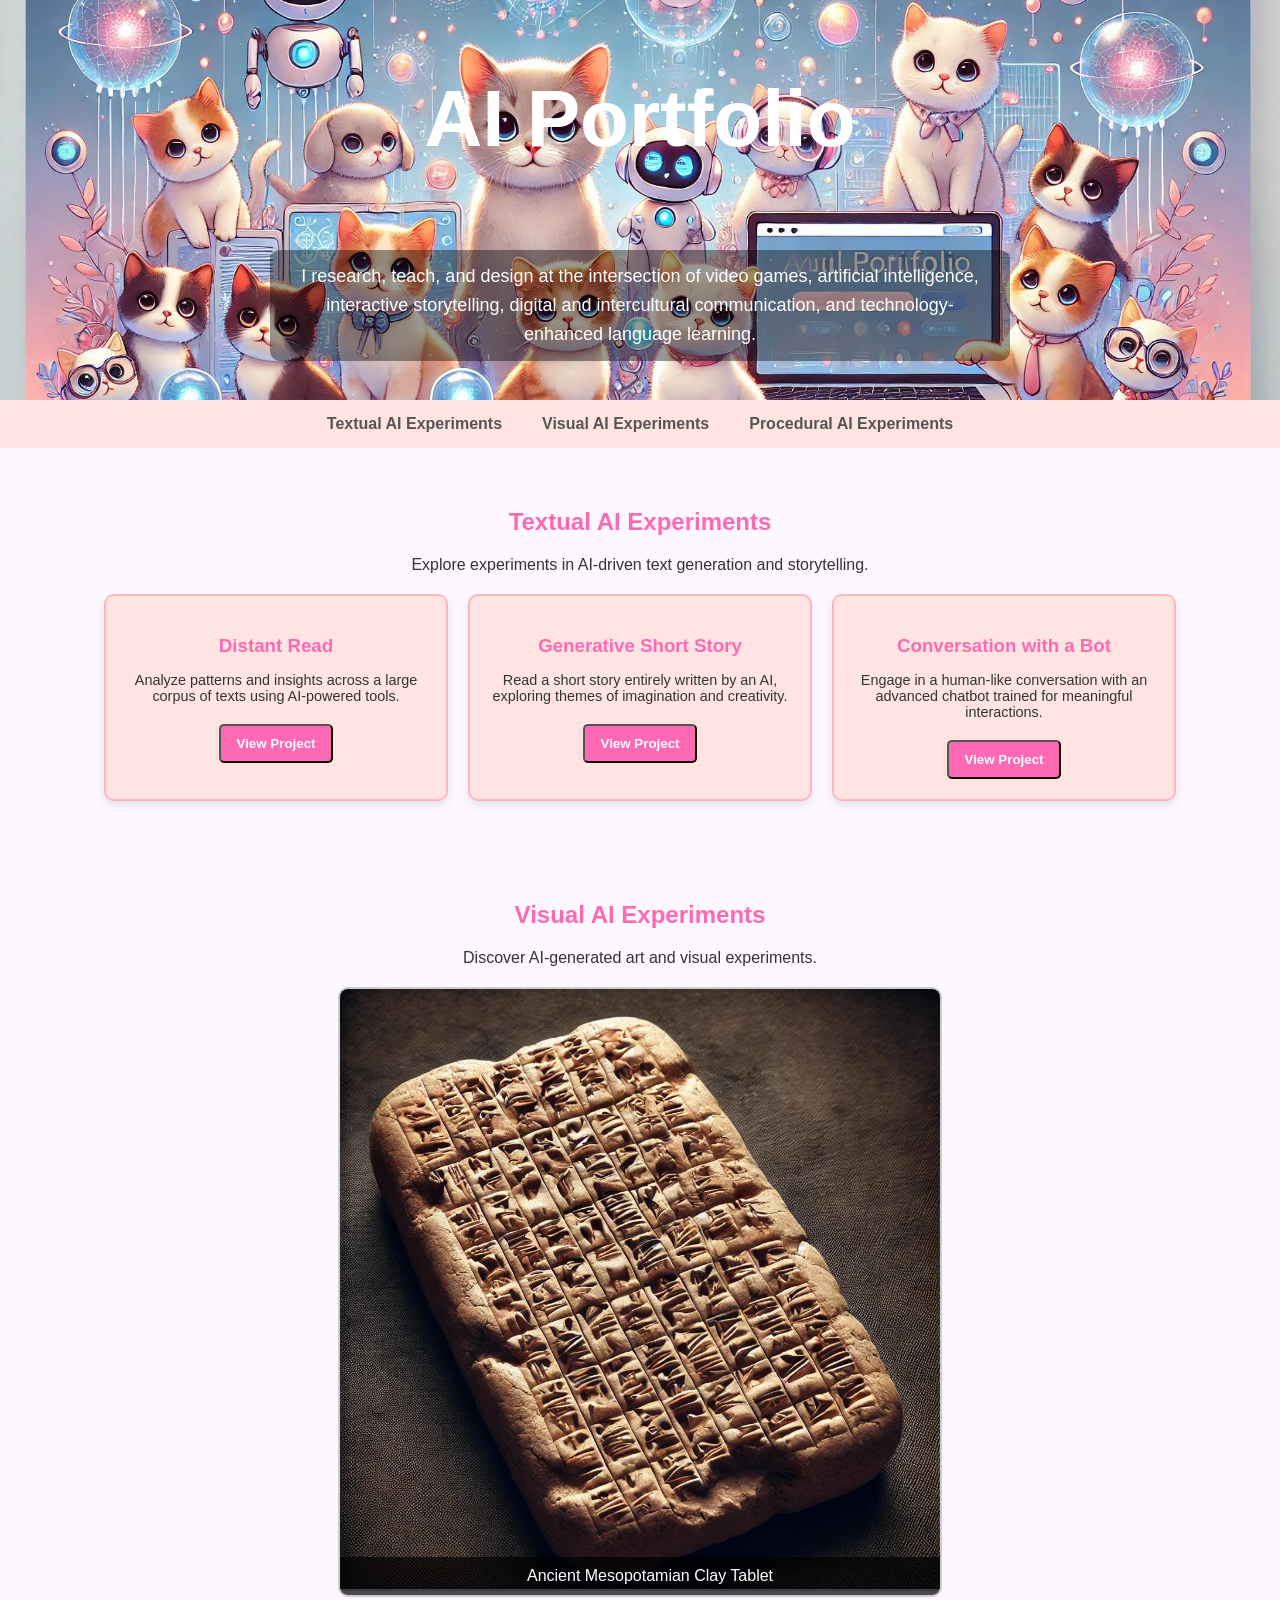
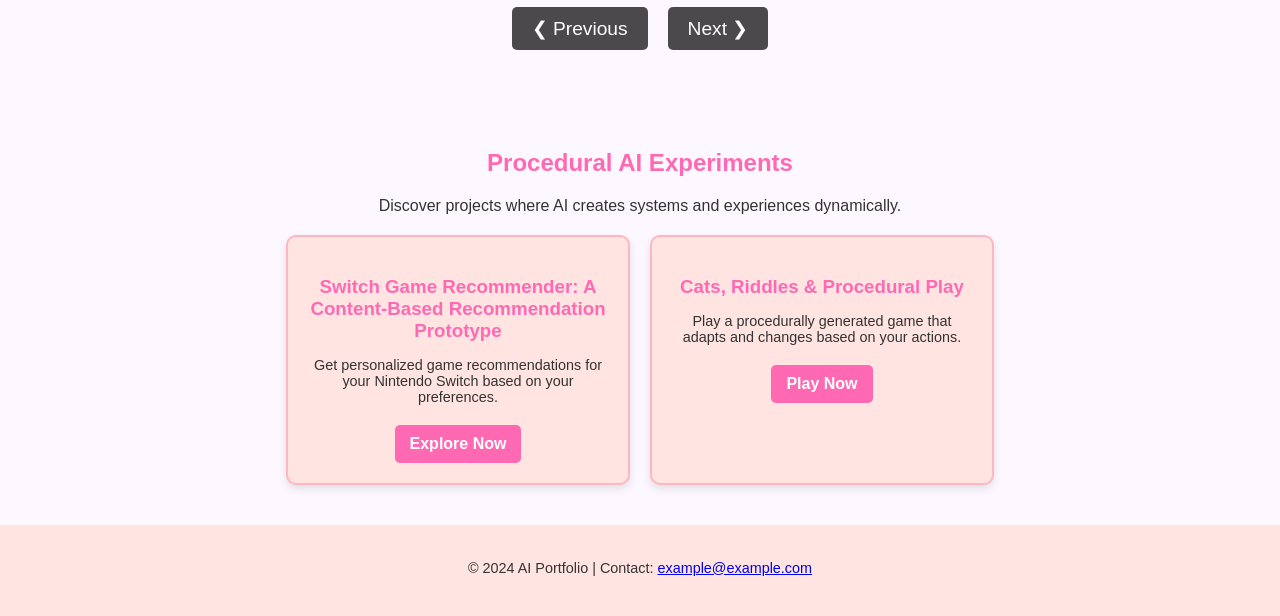
<file: index.html>
<!DOCTYPE html>
<html lang="en">
<head>
  <meta charset="UTF-8">
  <meta name="viewport" content="width=device-width, initial-scale=1.0">
  <title>AI Portfolio</title>
  <link rel="stylesheet" href="styles.css">
</head>
<body>
  <header>
    <h1>AI Portfolio</h1>
    <p class="bio">I research, teach, and design at the intersection of video games, artificial intelligence, interactive storytelling, digital and intercultural communication, and technology-enhanced language learning.</p>
  </header>
  <nav>
    <a href="#textual-ai">Textual AI Experiments</a>
    <a href="#visual-ai">Visual AI Experiments</a>
    <a href="#procedural-ai">Procedural AI Experiments</a>
  </nav>
  <main>
    <section id="textual-ai">
        <h2>Textual AI Experiments</h2>
        <p>Explore experiments in AI-driven text generation and storytelling.</p>
      
        <!-- Cards for Textual AI Projects -->
        <div class="card-container">
          <!-- Card 1: Distant Read -->
          <div class="card">
            <h3>Distant Read</h3>
            <p>Analyze patterns and insights across a large corpus of texts using AI-powered tools.</p>
            <button onclick="viewProject('distant-read')">View Project</button>
          </div>
      
          <!-- Card 2: Generative Short Story -->
          <div class="card">
            <h3>Generative Short Story</h3>
            <p>Read a short story entirely written by an AI, exploring themes of imagination and creativity.</p>
            <button onclick="viewProject('short-story')">View Project</button>
          </div>
      
          <!-- Card 3: Conversation with a Bot -->
          <div class="card">
            <h3>Conversation with a Bot</h3>
            <p>Engage in a human-like conversation with an advanced chatbot trained for meaningful interactions.</p>
            <button onclick="viewProject('conversation')">View Project</button>
          </div>
        </div>
      </section>      

    <section id="visual-ai">
        <h2>Visual AI Experiments</h2>
        <p>Discover AI-generated art and visual experiments.</p>
      
        <!-- Image Carousel -->
        <div class="carousel">
          <div class="carousel-item active">
            <img src="tablet.jpg" alt="Ancient Mesopotamian Clay Tablet">
            <div class="carousel-caption">Ancient Mesopotamian Clay Tablet</div>
          </div>
          <div class="carousel-item">
            <img src="AI.jpg" alt="AI Portfolio Header Image">
            <div class="carousel-caption">AI Portfolio Header Image</div>
          </div>
          <div class="carousel-item">
            <img src="family_tree.jpg" alt="Textile Family Tree">
            <div class="carousel-caption">Textile Family Tree</div>
          </div>
          <div class="carousel-item">
            <img src="Meme.jpg" alt="AI-Generated Meme">
            <div class="carousel-caption">AI-Generated Meme</div>
          </div>
          <div class="carousel-item">
            <img src="travel_journal.jpg" alt="Intricate Travel Journal Page">
            <div class="carousel-caption">Intricate Travel Journal Page</div>
          </div>
        </div>
      
        <!-- Carousel Navigation -->
        <div class="carousel-controls">
          <button class="carousel-control prev" onclick="prevSlide()">&#10094; Previous</button>
          <button class="carousel-control next" onclick="nextSlide()">Next &#10095;</button>
        </div>
      </section>      

      <section id="procedural-ai">
        <h2>Procedural AI Experiments</h2>
        <p>Discover projects where AI creates systems and experiences dynamically.</p>
      
        <!-- Cards for Procedural AI Projects -->
        <div class="card-container">
          <!-- Card 1: Switch Game Recommendation System -->
          <div class="card">
            <h3>Switch Game Recommender: A Content-Based Recommendation Prototype</h3>
            <p>Get personalized game recommendations for your Nintendo Switch based on your preferences.</p>
            <a href="recommendations/index.html" class="card-button">Explore Now</a>
          </div>
      
          <!-- Card 2: AI-Driven Game -->
          <div class="card">
            <h3>Cats, Riddles &amp; Procedural Play</h3>
            <p>Play a procedurally generated game that adapts and changes based on your actions.</p>
            <a href="game/index.html" class="card-button">Play Now</a>
          </div>
        </div>
      </section>
      
  </main>
  <footer>
    <p>&copy; 2024 AI Portfolio | Contact: <a href="mailto:example@example.com">example@example.com</a></p>
  </footer>

  <script src="scripts.js"></script>
</body>
</html>
</file>
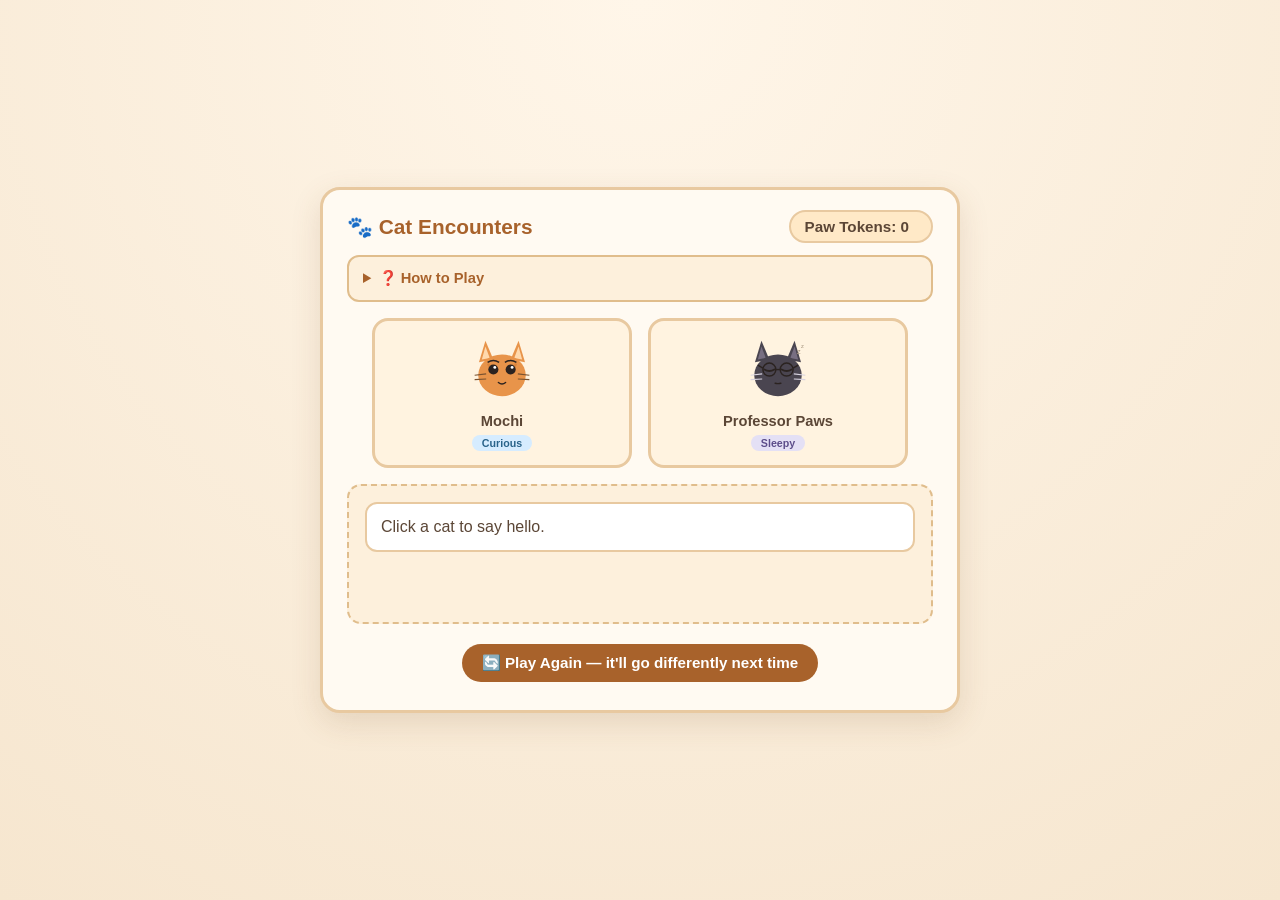
<file: game/index.html>
<!DOCTYPE html>
<html lang="en">
<head>
    <meta charset="UTF-8">
    <meta name="viewport" content="width=device-width, initial-scale=1.0">
    <title>Cats, Riddles &amp; Procedural Play</title>
    <style>
        * { box-sizing: border-box; }

        body {
            margin: 0;
            min-height: 100vh;
            display: flex;
            align-items: center;
            justify-content: center;
            background: radial-gradient(circle at top, #fff6e9 0%, #f6e6cf 100%);
            font-family: 'Trebuchet MS', 'Segoe UI', sans-serif;
            color: #5b4636;
            padding: 24px;
        }

        .game-window {
            width: 100%;
            max-width: 640px;
            background: #fffaf2;
            border: 3px solid #e8c9a0;
            border-radius: 20px;
            box-shadow: 0 10px 30px rgba(120, 80, 40, 0.15);
            padding: 20px 24px 28px;
        }

        .hud {
            display: flex;
            align-items: center;
            justify-content: space-between;
            margin-bottom: 12px;
        }

        .hud h1 {
            font-size: 1.3em;
            margin: 0;
            color: #a8622b;
        }

        .paw-tokens {
            background: #ffe9c7;
            border: 2px solid #e8c9a0;
            border-radius: 999px;
            padding: 6px 14px;
            font-weight: bold;
            font-size: 0.95em;
            transition: transform 0.2s ease;
        }

        .paw-tokens.pulse {
            animation: pulse 0.4s ease;
        }

        .badge {
            margin-left: 8px;
        }

        details.how-to-play {
            background: #fdf0dc;
            border: 2px solid #e0bd8c;
            border-radius: 12px;
            padding: 10px 14px;
            margin-bottom: 16px;
            font-size: 0.92em;
            line-height: 1.5;
        }

        details.how-to-play summary {
            cursor: pointer;
            font-weight: bold;
            color: #a8622b;
        }

        details.how-to-play ul {
            margin: 10px 0 4px;
            padding-left: 20px;
        }

        details.how-to-play li {
            margin-bottom: 6px;
        }

        .cats-row {
            display: flex;
            gap: 16px;
            justify-content: center;
            flex-wrap: wrap;
            margin-bottom: 16px;
        }

        .cat-card {
            flex: 1 1 220px;
            max-width: 260px;
            background: #fff3e0;
            border: 3px solid #e8c9a0;
            border-radius: 16px;
            padding: 14px;
            text-align: center;
            cursor: pointer;
            font-family: inherit;
            color: inherit;
            transition: transform 0.2s ease, box-shadow 0.2s ease, border-color 0.2s ease;
        }

        .cat-card:hover {
            transform: translateY(-4px);
            box-shadow: 0 8px 18px rgba(120, 80, 40, 0.18);
        }

        .cat-card.active {
            border-color: #e2823f;
            background: #ffe9c7;
        }

        .cat-card.bounce {
            animation: bounce 0.4s ease;
        }

        .cat-portrait {
            line-height: 0;
        }

        .cat-portrait svg {
            width: 72px;
            height: 72px;
        }

        .cat-name {
            font-weight: bold;
            font-size: 1.1em;
            margin-top: 6px;
        }

        .cat-mood {
            display: inline-block;
            margin-top: 6px;
            padding: 2px 10px;
            border-radius: 999px;
            font-size: 0.8em;
            font-weight: bold;
        }

        .mood-Curious { background: #d6ecff; color: #29638a; }
        .mood-Sleepy { background: #e4e0f5; color: #5c4d8a; }
        .mood-Grumpy { background: #ffd9d0; color: #a8402a; }
        .mood-Playful { background: #fff0b3; color: #8a6d1a; }

        .scene-panel {
            background: #fdf0dc;
            border: 2px dashed #e0bd8c;
            border-radius: 14px;
            padding: 16px;
            min-height: 140px;
        }

        .speech-bubble {
            position: relative;
            background: #ffffff;
            border: 2px solid #e8c9a0;
            border-radius: 12px;
            padding: 12px 14px;
            font-size: 1em;
            line-height: 1.4;
            margin-bottom: 14px;
        }

        .speech-bubble.pop {
            animation: pop-in 0.25s ease;
        }

        .speech-bubble.shake {
            animation: shake 0.4s ease;
        }

        .choice-row {
            display: flex;
            gap: 10px;
            flex-wrap: wrap;
            justify-content: center;
        }

        .choice-btn {
            background: #e2823f;
            color: white;
            border: none;
            border-radius: 999px;
            padding: 10px 16px;
            font-size: 0.95em;
            font-weight: bold;
            cursor: pointer;
            font-family: inherit;
            transition: background 0.2s ease, transform 0.15s ease;
        }

        .choice-btn:hover {
            background: #c96a2c;
            transform: translateY(-2px);
        }

        .riddle-card {
            flex: 1 1 150px;
            background: #ffffff;
            border: 2px solid #e8c9a0;
            border-radius: 12px;
            padding: 14px 10px;
            font-weight: bold;
            font-size: 1em;
            cursor: pointer;
            font-family: inherit;
            color: #5b4636;
            transition: transform 0.15s ease, border-color 0.2s ease;
        }

        .riddle-card:hover {
            transform: translateY(-3px);
            border-color: #e2823f;
        }

        .riddle-card.correct {
            animation: sparkle 0.5s ease;
            border-color: #4caf50;
            background: #eaf7ea;
        }

        .riddle-card.wrong {
            animation: shake 0.4s ease;
            border-color: #d9695a;
            background: #fbe9e7;
        }

        .replay-row {
            text-align: center;
            margin-top: 20px;
        }

        .replay-btn {
            background: #a8622b;
            color: white;
            border: none;
            border-radius: 999px;
            padding: 10px 20px;
            font-size: 0.95em;
            font-weight: bold;
            cursor: pointer;
            font-family: inherit;
        }

        .replay-btn:hover {
            background: #8a4f22;
        }

        @keyframes bounce {
            0% { transform: translateY(0); }
            30% { transform: translateY(-10px); }
            60% { transform: translateY(0); }
            80% { transform: translateY(-4px); }
            100% { transform: translateY(0); }
        }

        @keyframes pop-in {
            0% { transform: scale(0.92); opacity: 0.4; }
            100% { transform: scale(1); opacity: 1; }
        }

        @keyframes shake {
            0%, 100% { transform: translateX(0); }
            25% { transform: translateX(-6px); }
            75% { transform: translateX(6px); }
        }

        @keyframes sparkle {
            0% { transform: scale(1); }
            50% { transform: scale(1.08); }
            100% { transform: scale(1); }
        }

        @keyframes pulse {
            0% { transform: scale(1); }
            50% { transform: scale(1.15); }
            100% { transform: scale(1); }
        }

        @media (max-width: 480px) {
            .cats-row { flex-direction: column; align-items: center; }
            .cat-card { max-width: 100%; }
        }
    </style>
</head>
<body>
    <div class="game-window">
        <div class="hud">
            <h1>🐾 Cat Encounters</h1>
            <div class="paw-tokens" id="paw-tokens">Paw Tokens: <span id="paw-count">0</span><span class="badge" id="badge"></span></div>
        </div>

        <details class="how-to-play">
            <summary>❓ How to Play</summary>
            <ul>
                <li><strong>Goal:</strong> win over two cats — Mochi and Professor Paws — by choosing how to interact with them.</li>
                <li>Each cat has a <strong>mood</strong>: Curious, Sleepy, Grumpy, or Playful. Their portrait and reactions change with it.</li>
                <li><strong>Pet</strong> and <strong>Offer a Treat</strong> shift a cat's mood. Petting a Grumpy or Sleepy cat won't pay off — warm them up with a treat first.</li>
                <li>A treat can also be <strong>stolen</strong> outright — the grumpier the cat, the more likely.</li>
                <li><strong>Ask a Question</strong> just gets you flavor/lore — no reward, no risk.</li>
                <li>Professor Paws will <strong>Solve a Riddle</strong> with you: pick one of three answers. Wrong answers keep the same riddle so you can try again; a correct answer pays out and ends the riddle.</li>
                <li><strong>Paw Tokens</strong> are earned the <em>first time</em> an action wins a cat over. Once you've won a cat over with a given action, repeating it won't keep earning tokens — but the cat's still glad to see you.</li>
                <li>Solve <strong>3 riddles</strong> to unlock the 🏅 Riddle Sage badge.</li>
                <li>Hit <strong>Play Again</strong> any time for a fresh round — dialogue and riddles are assembled differently each time.</li>
            </ul>
        </details>

        <div class="cats-row" id="cats-row"></div>

        <div class="scene-panel">
            <div class="speech-bubble" id="speech-bubble">Click a cat to say hello.</div>
            <div class="choice-row" id="choice-row"></div>
        </div>

        <div class="replay-row">
            <button class="replay-btn" id="replay-btn">🔄 Play Again — it'll go differently next time</button>
        </div>
    </div>

    <script>
        // --- Character portraits --------------------------------------------
        // Lightweight inline SVG, built from a shared eye/mouth library keyed
        // by mood so no image assets are loaded and no extra network request
        // is made. Each cat supplies only its own coat colors + an optional
        // "professor" accessory; the four expressions are shared geometry.
        function eyesFor(mood) {
            switch (mood) {
                case 'Curious':
                    return `
                        <circle cx="38" cy="48" r="7" fill="#2b2320"/>
                        <circle cx="62" cy="48" r="7" fill="#2b2320"/>
                        <circle cx="40" cy="45" r="2" fill="#fff"/>
                        <circle cx="64" cy="45" r="2" fill="#fff"/>
                        <path d="M30 38 Q38 33 46 38" stroke="#2b2320" stroke-width="2" fill="none"/>
                        <path d="M54 38 Q62 33 70 38" stroke="#2b2320" stroke-width="2" fill="none"/>`;
                case 'Sleepy':
                    return `
                        <path d="M31 48 Q38 52 45 48" stroke="#2b2320" stroke-width="2.5" fill="none" stroke-linecap="round"/>
                        <path d="M55 48 Q62 52 69 48" stroke="#2b2320" stroke-width="2.5" fill="none" stroke-linecap="round"/>
                        <text x="76" y="26" font-size="11" fill="#a3927c" font-family="inherit">z</text>
                        <text x="82" y="18" font-size="8" fill="#a3927c" font-family="inherit">z</text>`;
                case 'Grumpy':
                    return `
                        <path d="M30 41 L46 46" stroke="#2b2320" stroke-width="2.5" stroke-linecap="round"/>
                        <path d="M70 41 L54 46" stroke="#2b2320" stroke-width="2.5" stroke-linecap="round"/>
                        <path d="M32 51 L44 51" stroke="#2b2320" stroke-width="2.5" stroke-linecap="round"/>
                        <path d="M56 51 L68 51" stroke="#2b2320" stroke-width="2.5" stroke-linecap="round"/>`;
                case 'Playful':
                    return `
                        <path d="M31 50 Q38 41 45 50" stroke="#2b2320" stroke-width="2.5" fill="none" stroke-linecap="round"/>
                        <path d="M55 50 Q62 41 69 50" stroke="#2b2320" stroke-width="2.5" fill="none" stroke-linecap="round"/>`;
            }
        }

        function mouthFor(mood) {
            switch (mood) {
                case 'Curious':
                    return `<path d="M45 66 Q50 70 55 66" stroke="#2b2320" stroke-width="2" fill="none" stroke-linecap="round"/>`;
                case 'Sleepy':
                    return `<path d="M46 67 Q50 68 54 67" stroke="#2b2320" stroke-width="2" fill="none" stroke-linecap="round"/>`;
                case 'Grumpy':
                    return `<path d="M44 70 Q50 64 56 70" stroke="#2b2320" stroke-width="2.5" fill="none" stroke-linecap="round"/>`;
                case 'Playful':
                    return `
                        <path d="M42 65 Q50 76 58 65" stroke="#2b2320" stroke-width="2.5" fill="none" stroke-linecap="round"/>
                        <path d="M50 71 L50 75" stroke="#e2823f" stroke-width="3" stroke-linecap="round"/>`;
            }
        }

        function catSvg(cat) {
            const mood = cat.mood;
            return `
                <svg viewBox="0 0 100 100" role="img" aria-label="${cat.name}, looking ${mood}">
                    <polygon points="18,38 27,8 38,34" fill="${cat.coat}"/>
                    <polygon points="62,34 73,8 82,38" fill="${cat.coat}"/>
                    <polygon points="22,34 27,16 33,32" fill="${cat.innerEar}"/>
                    <polygon points="67,32 73,16 78,34" fill="${cat.innerEar}"/>
                    <ellipse cx="50" cy="56" rx="33" ry="29" fill="${cat.coat}"/>
                    ${cat.markings || ''}
                    ${eyesFor(mood)}
                    ${mouthFor(mood)}
                    <line x1="12" y1="56" x2="28" y2="54" stroke="${cat.whisker}" stroke-width="1.5"/>
                    <line x1="12" y1="62" x2="28" y2="61" stroke="${cat.whisker}" stroke-width="1.5"/>
                    <line x1="72" y1="54" x2="88" y2="56" stroke="${cat.whisker}" stroke-width="1.5"/>
                    <line x1="72" y1="61" x2="88" y2="62" stroke="${cat.whisker}" stroke-width="1.5"/>
                    ${cat.professor ? `
                        <circle cx="38" cy="48" r="9" fill="none" stroke="#2b2320" stroke-width="2"/>
                        <circle cx="62" cy="48" r="9" fill="none" stroke="#2b2320" stroke-width="2"/>
                        <line x1="47" y1="48" x2="53" y2="48" stroke="#2b2320" stroke-width="2"/>
                        <line x1="29" y1="46" x2="22" y2="42" stroke="#2b2320" stroke-width="2"/>
                        <line x1="71" y1="46" x2="78" y2="42" stroke="#2b2320" stroke-width="2"/>
                    ` : ''}
                </svg>`;
        }

        // --- Word banks --------------------------------------------------------
        // All game text lives here, separate from the cat/state objects below,
        // so it's the one place to look when you want to add or edit lines.
        // Nothing here is fetched or generated at runtime - it's all static
        // data, picked from at random by pick()/assemble() in the game logic.
        //
        // Schema, per cat, per key:
        //   greet / pet / treatSuccess / talk   -> keyed by mood (Curious/
        //     Sleepy/Grumpy/Playful), each value an object with up to 4 arrays
        //     of variants: { opening, reaction, detail, ending }. assemble()
        //     picks one entry from each array that's present and stitches them
        //     into one sentence: "opening, reaction — detail. ending" - so
        //     greet/talk (which only set opening+ending) and pet/treatSuccess
        //     (which use all 4) both work through the same function. Every
        //     string may use the {cat} placeholder, filled in with the cat's
        //     name.
        //   treatSteal / riddleWrong / petWonOver / treatWonOver / riddleWonOver
        //     -> flat arrays of complete one-line variants (no assembly), also
        //     supporting {cat}.
        //
        // To add variety: just push another string onto any array below - no
        // other code needs to change. To add a brand new mood or action, add
        // the matching key here AND wire it into `cats[...].actions` /
        // `actionLabels` further down.
        const dialogueBanks = {
            mochi: {
                greet: {
                    Curious: { opening: ["{cat} looks up at you", "{cat} perks her ears toward you", "{cat} tilts her head your way", "{cat} pauses mid-stretch to look at you"], ending: ["clearly curious what you're up to.", "ready to investigate.", "eyes wide with interest.", "already sniffing the air for clues."] },
                    Sleepy: { opening: ["{cat} blinks slowly at you", "{cat} peers out from a warm patch of sun", "{cat} lifts one eyelid", "{cat} yawns without fully waking"], ending: ["too drowsy to do much else.", "not quite ready to move.", "debating whether you're worth waking up for.", "one paw still twitching mid-dream."] },
                    Grumpy: { opening: ["{cat} eyes you from across the room", "{cat}'s tail flicks warily", "{cat} watches you approach", "{cat} plants herself firmly in place"], ending: ["clearly unimpressed.", "not in the mood for company.", "guarding her space.", "prepared to hold her ground."] },
                    Playful: { opening: ["{cat} bounds over", "{cat}'s tail shoots straight up", "{cat} trots toward you eagerly", "{cat} pounces at nothing in sheer excitement"], ending: ["ready for anything.", "tail swishing with excitement.", "clearly hoping for fun.", "already scanning for something to chase."] }
                },
                pet: {
                    Grumpy: { opening: ["{cat} flattens her ears", "{cat} stiffens at your touch", "{cat}'s tail lashes"], reaction: ["and swats at your hand", "and takes a step back", "and lets out a low warning growl"], detail: ["clearly not in the mood for affection", "still wary of you", "unwilling to let her guard down"], ending: ["Not today.", "Maybe later.", "Try warming her up first."] },
                    Sleepy: { opening: ["{cat} cracks one eye open", "{cat} barely stirs", "{cat} shifts slightly"], reaction: ["and allows a single pat", "and leans in just a little", "and lets you scratch once"], detail: ["before dozing right back off", "without fully waking up", "too comfortable to protest much"], ending: ["Sweet dreams, {cat}.", "She's content, at least.", "A small victory."] },
                    Curious: { opening: ["{cat} sniffs your fingers", "{cat} studies your hand", "{cat} leans in curiously"], reaction: ["before allowing a scratch behind the ears", "then permits a gentle pat", "and decides you're trustworthy enough"], detail: ["whiskers twitching with interest", "watching you closely the whole time", "clearly weighing her options"], ending: ["She approves, for now.", "A good sign.", "Progress!"] },
                    Playful: { opening: ["{cat} headbutts your hand", "{cat} rolls onto her back", "{cat} bats playfully at your sleeve"], reaction: ["and demands more attention", "purring loudly the whole time", "practically vibrating with joy"], detail: ["completely delighted by the fuss", "having the time of her life", "in full lap-cat mode"], ending: ["She's all yours now.", "Best friends, officially.", "This is the good stuff."] }
                },
                treatSuccess: {
                    Grumpy: { opening: ["{cat} cautiously sniffs the salmon treat", "{cat} eyes the treat with suspicion", "{cat} approaches the treat slowly"], reaction: ["then decides you may be acceptable after all", "and accepts it with visible reluctance", "and takes it without quite forgiving you"], detail: ["a small truce, at least", "baby steps", "not nothing"], ending: ["Progress is progress.", "She'll remember this.", "A start."] },
                    Sleepy: { opening: ["{cat} opens one eye at the smell", "{cat} barely lifts her head", "{cat} sniffs without really moving"], reaction: ["and accepts the treat", "and nibbles it half-asleep", "and eats it without much ceremony"], detail: ["without much enthusiasm", "too drowsy to be impressed", "content but unmoved"], ending: ["Well, she ate it.", "A quiet win.", "Good enough."] },
                    Curious: { opening: ["{cat} inspects the treat from every angle", "{cat} sniffs it thoroughly first", "{cat} examines the offering carefully"], reaction: ["before accepting it with quiet approval", "then eats it with evident satisfaction", "and gives a small, pleased chirp"], detail: ["clearly impressed by your taste", "her curiosity rewarded", "a good sign for next time"], ending: ["She's warming up to you.", "Well played.", "Noted and appreciated."] },
                    Playful: { opening: ["{cat} pounces on the treat", "{cat} snatches it mid-air", "{cat} does a little happy hop"], reaction: ["like it's the best thing that's ever happened to her", "and gobbles it down instantly", "then looks up for more"], detail: ["absolutely thrilled", "practically glowing with delight", "living her best life"], ending: ["Worth every bit.", "She'd do this all day.", "Friendship achieved."] }
                },
                talk: {
                    Grumpy: { opening: ["{cat} flicks her tail and looks away", "{cat} ignores the question entirely", "{cat} turns her back on you"], ending: ["clearly not in a chatting mood.", "not today, apparently.", "some other time, maybe."] },
                    Sleepy: { opening: ["{cat} answers with a slow blink", "{cat} mumbles something into her paws", "{cat} barely opens her eyes"], ending: ["too drowsy for real conversation.", "half-asleep the whole time.", "she'll explain later, maybe."] },
                    Curious: { opening: ["{cat} tilts her head", "{cat}'s ears swivel toward you", "{cat} watches you intently"], ending: ["seemingly considering your question very seriously.", "genuinely curious what you meant.", "hanging on every word."] },
                    Playful: { opening: ["{cat} bats at your hand mid-sentence", "{cat} tumbles over mid-conversation", "{cat} chases her own tail instead of answering"], ending: ["more interested in play than talk.", "clearly not taking this seriously.", "conversation optional, apparently."] }
                },
                treatSteal: ["{cat} snatches the treat and bolts under the couch, pretending you were never here.", "{cat} grabs the treat and retreats to a corner, eyeing you the whole time.", "{cat} swipes the treat and vanishes before you can blink.", "{cat} takes the treat and immediately pretends it never happened."],
                petWonOver: ["{cat} nuzzles your hand fondly — you've already won her over.", "{cat} headbutts your hand happily; there's nothing left to prove here.", "{cat} melts into the pat like it's routine now — because it is."],
                treatWonOver: ["{cat} eats the treat contentedly, already fully won over.", "{cat} accepts the treat like an old friend — no further proof needed.", "{cat} takes the treat without even looking up; trust like that doesn't need reconfirming."]
            },
            paws: {
                greet: {
                    Curious: { opening: ["{cat} regards you", "{cat} glances up from his thoughts", "{cat} studies you", "{cat} sets down an invisible book to look at you"], ending: ["over the rim of an invisible pair of spectacles.", "with the air of someone about to test you.", "as though cataloguing your intentions.", "as though you're an interesting footnote."] },
                    Sleepy: { opening: ["{cat} is curled up mid-nap", "{cat} barely lifts his head", "{cat} stays exactly where he is", "{cat} mutters something about office hours"], ending: ["and only half acknowledges you.", "unwilling to be disturbed.", "his nap taking clear priority.", "one eye open, at most."] },
                    Grumpy: { opening: ["{cat} sighs audibly", "{cat}'s tail flicks once", "{cat} regards you flatly", "{cat} closes his eyes as if that will make you leave"], ending: ["as if your presence interrupts something important.", "clearly unimpressed by the interruption.", "with the patience of someone very tired of visitors.", "office hours were clearly over."] },
                    Playful: { opening: ["{cat} sets aside his dignity for a moment", "{cat}'s tail twitches with interest", "{cat} actually perks up", "{cat} abandons his usual composure entirely"], ending: ["ready, for once, to play along.", "surprisingly eager to engage.", "tail twitching with unusual interest.", "delighted, though he'd never admit it."] }
                },
                pet: {
                    Grumpy: { opening: ["{cat} narrows his eyes", "{cat} stiffens", "{cat}'s ears pin back"], reaction: ["and steps just out of reach", "and issues a single, unimpressed hiss", "and turns pointedly away"], detail: ["clearly unwilling to be handled right now", "in no mood for familiarity", "guarding his composure"], ending: ["Respect the boundary.", "Noted, professor.", "Try again later."] },
                    Sleepy: { opening: ["{cat} barely stirs", "{cat} cracks one eye", "{cat} shifts an inch"], reaction: ["tolerating the pat with visible effort", "allowing one pat before returning to his nap", "permitting brief contact"], detail: ["clearly prioritizing sleep over sentiment", "half-present at best", "conserving his energy"], ending: ["Let him rest.", "A small allowance.", "He'll remember the gesture, probably."] },
                    Curious: { opening: ["{cat} studies your hand", "{cat} considers the gesture", "{cat} watches carefully"], reaction: ["like a specimen before allowing contact", "then permits a scratch, evaluating you as he does", "and grants cautious approval"], detail: ["as though grading the interaction", "with academic interest", "weighing the data"], ending: ["You pass, for now.", "A passing mark.", "Noted for future reference."] },
                    Playful: { opening: ["{cat} surprises you", "{cat} drops the act entirely", "{cat} leans into your hand"], reaction: ["with an actual purr and a headbutt", "and swats at your hand — playfully, for once", "and nearly smiles, if cats could smile"], detail: ["dignity fully abandoned", "enjoying himself despite himself", "off the clock, for once"], ending: ["Even professors need a break.", "Rare and delightful.", "Cherish this moment."] }
                },
                talk: {
                    Grumpy: { opening: ["{cat} sighs", "{cat} waves a paw dismissively", "{cat} pretends not to hear you"], ending: ["\"A question? Really?\" — and says nothing further.", "clearly not in the mood to lecture.", "office hours are over, apparently."] },
                    Sleepy: { opening: ["{cat} mumbles something about \"later\"", "{cat} answers in half-formed words", "{cat} trails off mid-sentence"], ending: ["and closes his eyes.", "before drifting off entirely.", "the lecture postponed indefinitely."] },
                    Curious: { opening: ["{cat} considers your question", "{cat} pauses thoughtfully", "{cat}'s eyes sharpen with interest"], ending: ["with genuine academic interest.", "as though it's a worthy puzzle.", "clearly intrigued."] },
                    Playful: { opening: ["{cat} answers with a riddle of his own", "{cat} seems delighted by the question", "{cat} can't resist a clever retort"], ending: ["delighted by the exchange.", "enjoying the back-and-forth.", "in unusually good spirits."] }
                },
                riddleWrong: ["{cat} yawns. \"Try again, seeker.\"", "{cat} shakes his head slowly. \"Not quite.\"", "{cat} looks unimpressed. \"Do better.\"", "{cat} taps a paw. \"Think harder.\"", "{cat} raises an eyebrow. \"Surely you can do better than that.\""],
                petWonOver: ["{cat} allows the pat with quiet familiarity — you've already earned his approval.", "{cat} doesn't need convincing anymore; the pat is simply acceptable now.", "{cat} leans in slightly — a small, practiced concession."],
                riddleWonOver: ["{cat} tips his head. \"You've already proven your wisdom to me.\"", "{cat} accepts the correct answer with quiet pride — nothing more to prove.", "{cat} nods once. \"Consistent, at least.\""]
            }
        };

        const riddleBank = [
            { question: "What shines in the dark but can never be held?", correct: "A Star", distractors: ["The Moon", "A Flame"] },
            { question: "What grows brighter the longer you refuse to look at it?", correct: "A Star", distractors: ["A Shadow", "A Candle"] },
            { question: "What falls every night, yet nothing ever lands?", correct: "Starlight", distractors: ["Rain", "Snow"] },
            { question: "What has nine lives but only one true nap schedule?", correct: "A Cat", distractors: ["A Ghost", "A Clock"] },
            { question: "What can you offer freely that is rarely accepted?", correct: "Advice", distractors: ["A Treat", "A Nap"] },
            { question: "What can you break by naming it out loud?", correct: "Silence", distractors: ["A Promise", "A Mirror"] },
            { question: "What has a bed, but never actually sleeps?", correct: "A River", distractors: ["A Hotel", "A Garden"] }
        ];

        // --- Game data -----------------------------------------------------
        // Runtime cat state (mood, per-cat progress) and visual identity live
        // here; dialogue content is pulled in by reference from
        // dialogueBanks above, so editing the text never touches this object.
        const MOODS = ['Curious', 'Sleepy', 'Grumpy', 'Playful'];

        const cats = {
            mochi: {
                key: 'mochi',
                name: 'Mochi',
                startMood: 'Curious',
                mood: 'Curious',
                coat: '#e8944a',
                innerEar: '#ffd9ad',
                whisker: '#7a5230',
                professor: false,
                markings: `
                    <path d="M30 40 Q35 44 32 50" stroke="#c97430" stroke-width="3" fill="none" opacity="0.5"/>
                    <path d="M70 40 Q65 44 68 50" stroke="#c97430" stroke-width="3" fill="none" opacity="0.5"/>`,
                actions: ['pet', 'treat', 'talk'],
                tokenHistory: new Set(),
                dialogue: dialogueBanks.mochi
            },
            paws: {
                key: 'paws',
                name: 'Professor Paws',
                startMood: 'Sleepy',
                mood: 'Sleepy',
                coat: '#4a4550',
                innerEar: '#786f82',
                whisker: '#d8d3e0',
                professor: true,
                markings: '',
                actions: ['pet', 'talk', 'riddle'],
                tokenHistory: new Set(),
                dialogue: dialogueBanks.paws
            }
        };

        const actionLabels = { pet: 'Pet', treat: 'Offer a Treat', talk: 'Ask a Question', riddle: 'Solve a Riddle' };

        // Mood shifts are looked up by action, so the same click can move a
        // cat toward or away from a friendlier state depending on where it
        // already is: petting a Grumpy cat keeps it Grumpy (no reward),
        // while warming it up with a treat first opens the door to a
        // rewarding pet later.
        const petMoodNext = { Grumpy: 'Grumpy', Sleepy: 'Sleepy', Curious: 'Playful', Playful: 'Playful' };
        const treatMoodNext = { Grumpy: 'Curious', Sleepy: 'Curious', Curious: 'Playful', Playful: 'Playful' };
        const treatStealChance = { Grumpy: 0.4, Sleepy: 0.25, Curious: 0.15, Playful: 0.1 };

        let pawTokens = 0;
        let riddlesSolved = 0;
        let activeCatKey = null;
        let activeRiddle = null;

        const el = {
            catsRow: document.getElementById('cats-row'),
            speech: document.getElementById('speech-bubble'),
            choices: document.getElementById('choice-row'),
            pawCount: document.getElementById('paw-count'),
            pawTokens: document.getElementById('paw-tokens'),
            badge: document.getElementById('badge'),
            replayBtn: document.getElementById('replay-btn')
        };

        function pick(list) {
            return list[Math.floor(Math.random() * list.length)];
        }

        function shuffle(list) {
            const result = list.slice();
            for (let i = result.length - 1; i > 0; i--) {
                const j = Math.floor(Math.random() * (i + 1));
                [result[i], result[j]] = [result[j], result[i]];
            }
            return result;
        }

        function line(cat, pool) {
            return pick(pool).replace(/\{cat\}/g, cat.name);
        }

        // Modular sentence assembly: opening + reaction + mood detail +
        // ending, each with several variants. Any combination of parts reads
        // as one grammatical sentence, so a handful of short variant lists
        // multiply into dozens of distinct outputs instead of needing one
        // full hand-written sentence per case.
        function assemble(cat, parts) {
            const segments = [];
            if (parts.opening) segments.push(pick(parts.opening));
            if (parts.reaction) segments.push(pick(parts.reaction));
            let sentence = segments.join(', ');
            if (parts.detail) sentence += ` — ${pick(parts.detail)}`;
            sentence += '.';
            if (parts.ending) sentence += ' ' + pick(parts.ending);
            return sentence.replace(/\{cat\}/g, cat.name);
        }

        function awardTokens(amount) {
            pawTokens += amount;
            el.pawCount.textContent = pawTokens;
            el.pawTokens.classList.remove('pulse');
            void el.pawTokens.offsetWidth; // restart animation
            el.pawTokens.classList.add('pulse');
            if (riddlesSolved >= 3) {
                el.badge.textContent = ' 🏅 Riddle Sage';
            }
        }

        function say(text, animation) {
            el.speech.textContent = text;
            el.speech.classList.remove('pop', 'shake');
            void el.speech.offsetWidth;
            el.speech.classList.add(animation || 'pop');
        }

        function renderCats() {
            el.catsRow.innerHTML = '';
            Object.values(cats).forEach(cat => {
                const card = document.createElement('button');
                card.type = 'button';
                card.className = 'cat-card' + (cat.key === activeCatKey ? ' active' : '');
                card.innerHTML = `
                    <div class="cat-portrait">${catSvg(cat)}</div>
                    <div class="cat-name">${cat.name}</div>
                    <div class="cat-mood mood-${cat.mood}">${cat.mood}</div>
                `;
                card.addEventListener('click', () => selectCat(cat.key));
                el.catsRow.appendChild(card);
            });
        }

        function selectCat(key) {
            activeCatKey = key;
            activeRiddle = null;
            const cat = cats[key];
            renderCats();
            const freshCard = el.catsRow.children[Object.keys(cats).indexOf(key)];
            freshCard.classList.add('bounce');
            say(assemble(cat, cat.dialogue.greet[cat.mood]), 'pop');
            renderChoices();
        }

        function renderChoices() {
            el.choices.innerHTML = '';
            const cat = cats[activeCatKey];
            if (!cat) return;
            cat.actions.forEach(action => {
                const btn = document.createElement('button');
                btn.type = 'button';
                btn.className = 'choice-btn';
                btn.textContent = actionLabels[action];
                btn.addEventListener('click', () => handleAction(action));
                el.choices.appendChild(btn);
            });
        }

        function handleAction(action) {
            const cat = cats[activeCatKey];
            if (action === 'pet') handlePet(cat);
            else if (action === 'treat') handleTreat(cat);
            else if (action === 'talk') handleTalk(cat);
            else if (action === 'riddle') startRiddle(cat);
        }

        // A cat's mood always updates (petting/warming still "works"), but a
        // Paw Token pays out for a given action only the first time it wins
        // the cat over. Repeating the same successful action after that gets
        // a distinct "already won over" line instead of another token.
        function handlePet(cat) {
            const nextMood = petMoodNext[cat.mood];
            const wouldReward = nextMood === 'Playful' && cat.mood !== 'Grumpy' && cat.mood !== 'Sleepy';
            const alreadyWonOver = wouldReward && cat.tokenHistory.has('pet');
            const msg = alreadyWonOver ? line(cat, cat.dialogue.petWonOver) : assemble(cat, cat.dialogue.pet[cat.mood]);
            cat.mood = nextMood;
            renderCats();
            say(msg, 'pop');
            if (wouldReward && !alreadyWonOver) {
                cat.tokenHistory.add('pet');
                awardTokens(1);
            }
        }

        function handleTreat(cat) {
            if (Math.random() < treatStealChance[cat.mood]) {
                say(line(cat, cat.dialogue.treatSteal), 'shake');
                return;
            }
            const nextMood = treatMoodNext[cat.mood];
            const alreadyWonOver = cat.tokenHistory.has('treat');
            const msg = alreadyWonOver ? line(cat, cat.dialogue.treatWonOver) : assemble(cat, cat.dialogue.treatSuccess[cat.mood]);
            cat.mood = nextMood;
            renderCats();
            say(msg, 'pop');
            if (!alreadyWonOver) {
                cat.tokenHistory.add('treat');
                awardTokens(1);
            }
        }

        function handleTalk(cat) {
            say(assemble(cat, cat.dialogue.talk[cat.mood]), 'pop');
        }

        function startRiddle(cat) {
            activeRiddle = riddleBank[Math.floor(Math.random() * riddleBank.length)];
            say(activeRiddle.question, 'pop');
            renderRiddleChoices();
        }

        function renderRiddleChoices() {
            el.choices.innerHTML = '';
            const options = shuffle([activeRiddle.correct, ...activeRiddle.distractors]);
            options.forEach(option => {
                const card = document.createElement('button');
                card.type = 'button';
                card.className = 'riddle-card';
                card.textContent = option;
                card.addEventListener('click', () => handleRiddleAnswer(option, card));
                el.choices.appendChild(card);
            });
        }

        // A wrong answer keeps activeRiddle unchanged and just reshuffles
        // the same three cards, so "try again" means the same riddle - not
        // a fresh, unrelated one.
        function handleRiddleAnswer(option, cardEl) {
            const cat = cats[activeCatKey];
            if (option === activeRiddle.correct) {
                cardEl.classList.add('correct');
                const alreadyProven = riddlesSolved >= 3;
                cat.mood = 'Playful';
                renderCats();
                if (alreadyProven) {
                    say(line(cat, cat.dialogue.riddleWonOver), 'pop');
                } else {
                    riddlesSolved++;
                    say(`✨ "${activeRiddle.correct}" — correct! ${cat.name}'s eyes gleam with approval.`, 'pop');
                    awardTokens(2);
                }
                activeRiddle = null;
                setTimeout(() => renderChoices(), 700);
            } else {
                cardEl.classList.add('wrong');
                say(line(cat, cat.dialogue.riddleWrong), 'shake');
                setTimeout(() => renderRiddleChoices(), 500);
            }
        }

        function resetGame() {
            pawTokens = 0;
            riddlesSolved = 0;
            activeCatKey = null;
            activeRiddle = null;
            el.pawCount.textContent = '0';
            el.badge.textContent = '';
            Object.values(cats).forEach(cat => {
                cat.mood = cat.startMood;
                cat.tokenHistory.clear();
            });
            renderCats();
            el.choices.innerHTML = '';
            say("Click a cat to say hello.", 'pop');
        }

        el.replayBtn.addEventListener('click', resetGame);

        renderCats();
    </script>
</body>
</html>
</file>
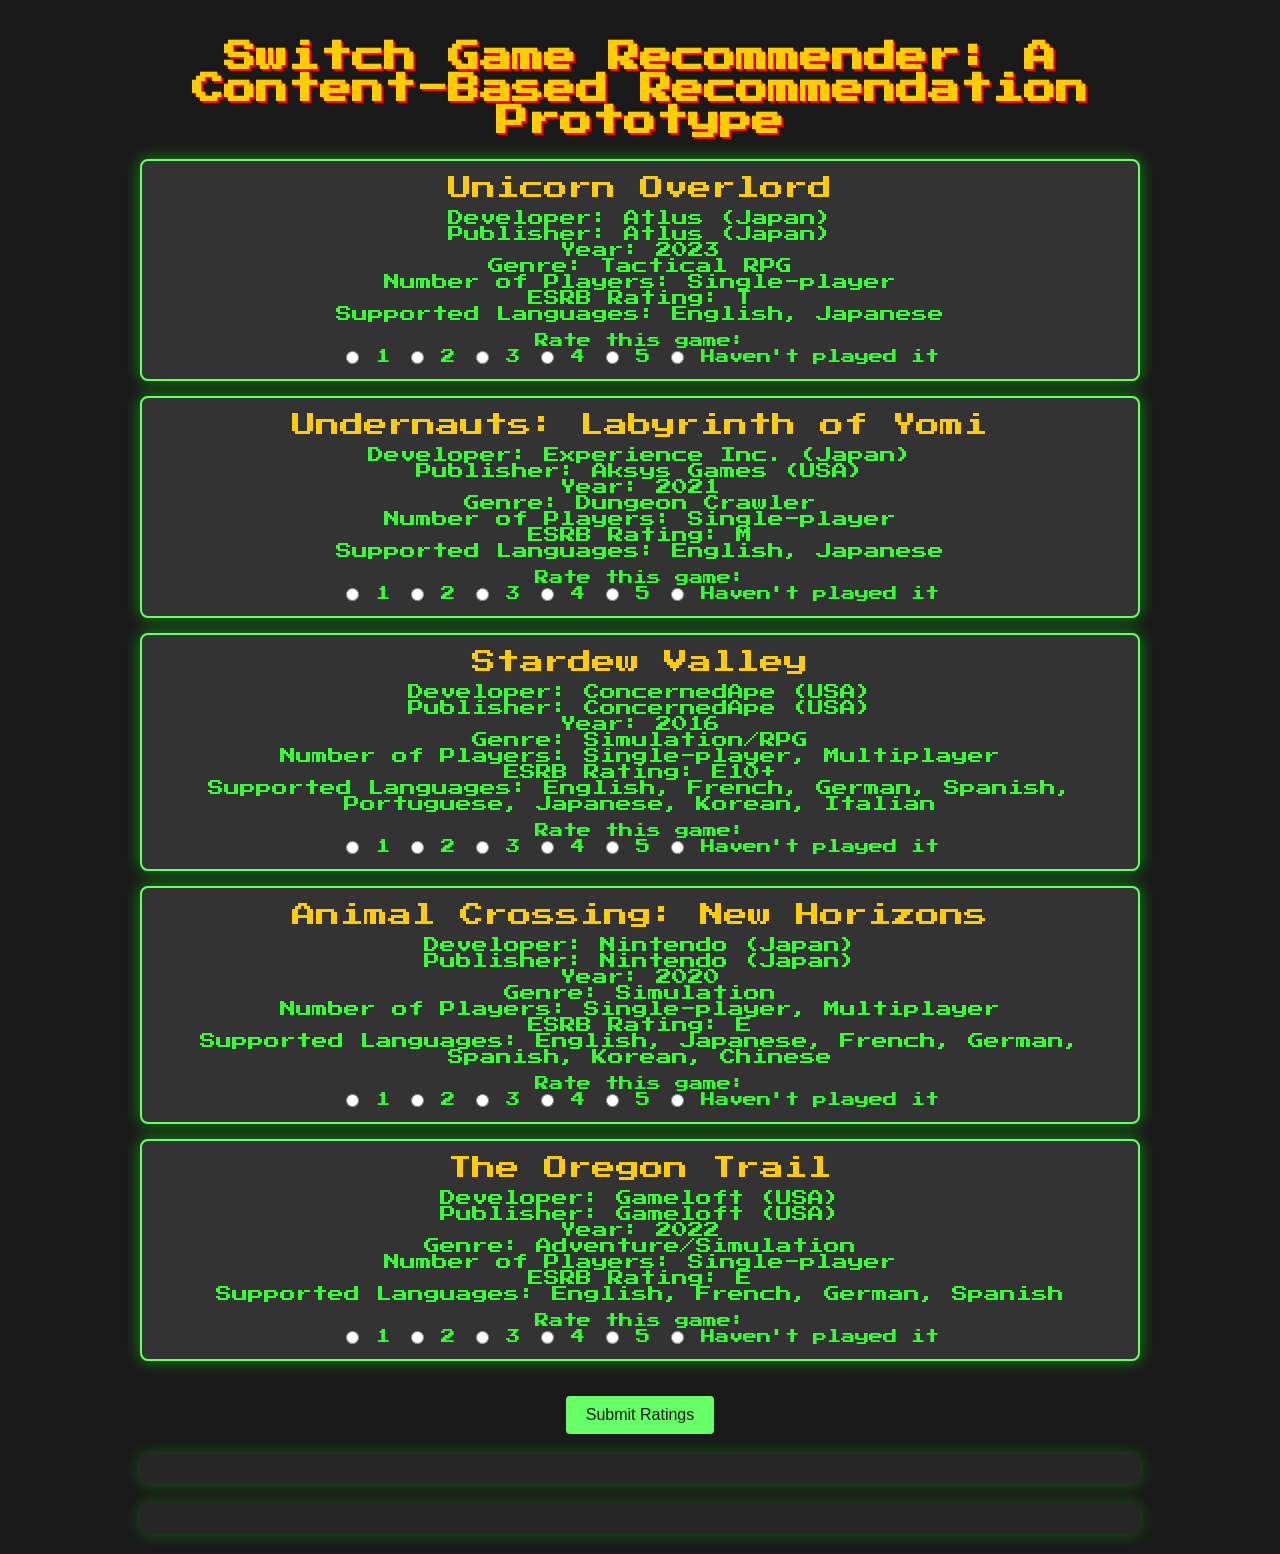
<file: recommendations/index.html>
<!DOCTYPE html>
<html lang="en">
<head>
    <meta charset="UTF-8">
    <meta name="viewport" content="width=device-width, initial-scale=1.0">
    <title>Switch Game Recommender: A Content-Based Recommendation Prototype</title>
    <style>
        body {
            font-family: 'Press Start 2P', cursive, Arial, sans-serif;
            background-color: #1a1a1a;
            color: #33ff33;
            padding: 20px;
            text-align: center;
            max-width: 1000px;
            margin: auto;
        }
        .game-container {
            background-color: #333;
            border: 2px solid #66ff66;
            border-radius: 8px;
            padding: 15px;
            margin-bottom: 15px;
            box-shadow: 0 0 15px rgba(0, 255, 0, 0.5);
        }
        .game-title {
            font-size: 1.5em;
            margin-bottom: 10px;
            color: #ffcc00;
        }
        .rating {
            margin-top: 10px;
        }
        .action-btn {
            margin-top: 20px;
            padding: 10px 20px;
            font-size: 1em;
            cursor: pointer;
            background-color: #66ff66;
            color: #1a1a1a;
            border: none;
            border-radius: 4px;
            transition: background-color 0.3s;
        }
        .action-btn:hover {
            background-color: #33cc33;
        }
        #top-genres, #recommendations {
            margin-top: 20px;
            background-color: #262626;
            padding: 15px;
            border-radius: 8px;
            box-shadow: 0 0 15px rgba(0, 255, 0, 0.3);
        }
        h1 {
            font-size: 2em;
            color: #ffcc00;
            text-shadow: 2px 2px #ff0000;
        }
        label {
            font-size: 0.9em;
        }
    </style>
    <link href="https://fonts.googleapis.com/css2?family=Press+Start+2P&display=swap" rel="stylesheet">
</head>
<body>
    <h1>Switch Game Recommender: A Content-Based Recommendation Prototype</h1>
    <div id="games"></div>
    <div id="preferences"></div>
    <button id="submit-btn" class="action-btn" onclick="displayTopGenresAndRecommendations()">Submit Ratings</button>
    <div id="top-genres"></div>
    <div id="recommendations"></div>
    <button id="more-btn" class="action-btn" onclick="loadMoreGames()" style="display:none;">Rate More Games</button>

    <script>
        let allGames = [];
        const ratedGames = new Set();
        const BATCH_SIZE = 5;

        // Content-based recommender: every game is represented as a one-hot
        // feature vector over genre/player-mode/ESRB-rating tokens, and your
        // ratings accumulate into a preference vector in that same space.
        // Recommendations are ranked by cosine similarity between the two.
        let vocab = null;
        let userProfile = null;

        fetch('./Switchgame.json')
            .then(response => response.json())
            .then(gamesJson => {
                allGames = gamesJson;
                vocab = buildVocabulary(allGames);
                loadNextBatch();
            })
            .catch(error => console.error('Error fetching JSON:', error));

        function splitTokens(value) {
            return String(value).split(/[\/,]/).map(s => s.trim()).filter(Boolean);
        }

        function buildVocabulary(games) {
            const genres = new Set();
            const players = new Set();
            const ratings = new Set();
            games.forEach(game => {
                splitTokens(game.genre).forEach(t => genres.add(t));
                splitTokens(game.players).forEach(t => players.add(t));
                ratings.add(game.esrb_rating);
            });
            return { genres: [...genres], players: [...players], ratings: [...ratings] };
        }

        function featureVector(game, vocabulary) {
            const genreSet = new Set(splitTokens(game.genre));
            const playerSet = new Set(splitTokens(game.players));
            const vec = [];
            vocabulary.genres.forEach(g => vec.push(genreSet.has(g) ? 1 : 0));
            vocabulary.players.forEach(p => vec.push(playerSet.has(p) ? 1 : 0));
            vocabulary.ratings.forEach(r => vec.push(game.esrb_rating === r ? 1 : 0));
            return vec;
        }

        function cosineSimilarity(a, b) {
            let dot = 0, magA = 0, magB = 0;
            for (let i = 0; i < a.length; i++) {
                dot += a[i] * b[i];
                magA += a[i] * a[i];
                magB += b[i] * b[i];
            }
            if (magA === 0 || magB === 0) return 0;
            return dot / (Math.sqrt(magA) * Math.sqrt(magB));
        }

        // Top genre tokens in the user's preference vector, for display.
        function topGenrePreferences(limit) {
            if (!userProfile) return [];
            return vocab.genres
                .map((genre, i) => [genre, userProfile[i]])
                .filter(([, score]) => score > 0)
                .sort((a, b) => b[1] - a[1])
                .slice(0, limit || vocab.genres.length);
        }

        function escapeHtml(value) {
            return String(value).replace(/[&<>"']/g, ch => ({
                '&': '&amp;',
                '<': '&lt;',
                '>': '&gt;',
                '"': '&quot;',
                "'": '&#39;'
            }[ch]));
        }

        // Unbiased Fisher-Yates shuffle (Array.sort(() => Math.random() - 0.5) is not uniform)
        function shuffle(array) {
            const result = array.slice();
            for (let i = result.length - 1; i > 0; i--) {
                const j = Math.floor(Math.random() * (i + 1));
                [result[i], result[j]] = [result[j], result[i]];
            }
            return result;
        }

        function loadNextBatch() {
            document.getElementById('more-btn').style.display = 'none';
            const unratedGames = allGames.filter(game => !ratedGames.has(game.title));
            if (unratedGames.length === 0) {
                document.getElementById('games').innerHTML = "<p>You've rated every game we have! Check your recommendations above.</p>";
                return;
            }
            displayGames(shuffle(unratedGames).slice(0, BATCH_SIZE));
        }

        function loadMoreGames() {
            loadNextBatch();
            document.getElementById('games').scrollIntoView({ behavior: 'smooth' });
        }

        function displayGames(games) {
            const gamesContainer = document.getElementById('games');
            gamesContainer.innerHTML = '';
            games.forEach(game => {
                ratedGames.add(game.title);
                const gameDiv = document.createElement('div');
                gameDiv.classList.add('game-container');

                gameDiv.innerHTML = `
                    <div class="game-title">${escapeHtml(game.title)}</div>
                    <div>Developer: ${escapeHtml(game.developer)}</div>
                    <div>Publisher: ${escapeHtml(game.publisher)}</div>
                    <div>Year: ${escapeHtml(game.year)}</div>
                    <div>Genre: ${escapeHtml(game.genre)}</div>
                    <div>Number of Players: ${escapeHtml(game.players)}</div>
                    <div>ESRB Rating: ${escapeHtml(game.esrb_rating)}</div>
                    <div>Supported Languages: ${escapeHtml(game.supported_languages.join(', '))}</div>
                    <div class="rating">
                        <label>Rate this game:</label><br>
                        <label><input type="radio" name="rating-${escapeHtml(game.title)}" value="1"> 1</label>
                        <label><input type="radio" name="rating-${escapeHtml(game.title)}" value="2"> 2</label>
                        <label><input type="radio" name="rating-${escapeHtml(game.title)}" value="3"> 3</label>
                        <label><input type="radio" name="rating-${escapeHtml(game.title)}" value="4"> 4</label>
                        <label><input type="radio" name="rating-${escapeHtml(game.title)}" value="5"> 5</label>
                        <label><input type="radio" name="rating-${escapeHtml(game.title)}" value="haven't played"> Haven't played it</label>
                    </div>
                `;

                gameDiv.querySelectorAll('.rating input[type="radio"]').forEach(input => {
                    input.addEventListener('change', () => handleRating(game, input.value));
                });

                gamesContainer.appendChild(gameDiv);
            });
        }

        // A rating moves the preference vector toward (5) or away from (1)
        // this game's feature vector; 3 is neutral and leaves it untouched.
        function handleRating(game, ratingValue) {
            const rating = Number(ratingValue);
            if (Number.isNaN(rating)) return; // "haven't played"
            const vec = featureVector(game, vocab);
            if (!userProfile) userProfile = new Array(vec.length).fill(0);
            const weight = (rating - 3) / 2;
            for (let i = 0; i < vec.length; i++) {
                userProfile[i] += weight * vec[i];
            }
            updatePreferencesDisplay();
        }

        function updatePreferencesDisplay() {
            const preferencesContainer = document.getElementById('preferences');
            preferencesContainer.innerHTML = '<h2>Genre Preferences</h2>';
            const top = topGenrePreferences(6);
            if (top.length === 0) {
                preferencesContainer.innerHTML += '<div>Rate a game 3 stars or higher to start building your taste profile.</div>';
                return;
            }
            top.forEach(([genre, score]) => {
                preferencesContainer.innerHTML += `<div>${escapeHtml(genre)}: ${score.toFixed(2)}</div>`;
            });
        }

        function displayTopGenresAndRecommendations() {
            const topGenresContainer = document.getElementById('top-genres');
            const recommendationsContainer = document.getElementById('recommendations');
            const moreBtn = document.getElementById('more-btn');

            const top = topGenrePreferences(3);
            topGenresContainer.innerHTML = '<h2>Top Genres Based on Your Ratings</h2>';
            if (top.length === 0) {
                topGenresContainer.innerHTML += '<div>Rate a few games 3 stars or higher to see your top genres.</div>';
                recommendationsContainer.innerHTML = '';
                moreBtn.style.display = 'inline-block';
                return;
            }
            top.forEach(([genre, score]) => {
                topGenresContainer.innerHTML += `<div>${escapeHtml(genre)}: ${score.toFixed(2)}</div>`;
            });

            // Rank every unrated game by cosine similarity to your
            // preference vector — a real (if classical) content-based
            // recommendation technique, not a hardcoded genre lookup.
            const scored = allGames
                .filter(game => !ratedGames.has(game.title))
                .map(game => ({ game, score: cosineSimilarity(userProfile, featureVector(game, vocab)) }))
                .filter(entry => entry.score > 0)
                .sort((a, b) => b.score - a.score)
                .slice(0, 3);

            recommendationsContainer.innerHTML = '<h2>Recommended Games for You</h2>';
            if (scored.length === 0) {
                recommendationsContainer.innerHTML += '<div>No recommendations available — try rating a few more games.</div>';
            } else {
                scored.forEach(({ game, score }) => {
                    recommendationsContainer.innerHTML += `
                        <div class="game-container">
                            <div class="game-title">${escapeHtml(game.title)}</div>
                            <div>Developer: ${escapeHtml(game.developer)}</div>
                            <div>Publisher: ${escapeHtml(game.publisher)}</div>
                            <div>Year: ${escapeHtml(game.year)}</div>
                            <div>Genre: ${escapeHtml(game.genre)}</div>
                            <div>Number of Players: ${escapeHtml(game.players)}</div>
                            <div>ESRB Rating: ${escapeHtml(game.esrb_rating)}</div>
                            <div>Supported Languages: ${escapeHtml(game.supported_languages.join(', '))}</div>
                            <div>Match: ${(score * 100).toFixed(0)}%</div>
                        </div>
                    `;
                });
            }

            moreBtn.style.display = 'inline-block';
        }
    </script>
</body>
</html>
</file>
<file: styles.css>
/* General Styles */
body {
  font-family: 'Nunito', sans-serif;
  background-color: #fdf7ff; /* Light lavender */
  color: #333;
  margin: 0;
}

header {
  background-image: url('AI_Portfolio_Header.jpg');
  height: 400px;
  background-size: cover;
  background-position: center;
  text-align: center;
  color: white;
  font-size: 2.5em;
  display: flex;
  flex-direction: column;
  align-items: center;
  justify-content: center;
  gap: 14px;
  padding: 0 24px;
}

header .bio {
  font-size: 18px;
  font-weight: 400;
  line-height: 1.6;
  max-width: 700px;
  background: rgba(0, 0, 0, 0.4);
  padding: 12px 20px;
  border-radius: 10px;
}

nav {
  background-color: #ffe4e1; /* Soft pink */
  padding: 10px;
  display: flex;
  justify-content: center;
  gap: 20px;
  font-weight: bold;
}

nav a {
  text-decoration: none;
  color: #555;
  padding: 5px 10px;
  border-radius: 5px;
  transition: all 0.3s;
}

nav a:hover {
  background-color: #ffb6c1; /* Accent pink */
  color: white;
}

section {
  padding: 40px 20px;
  text-align: center; /* Center-align section titles */
}

h2 {
  color: #ff69b4; /* Hot pink for headings */
  margin-bottom: 20px;
}

p {
  font-size: 1em;
  margin-bottom: 20px;
}

/* Footer Styles */
footer {
  text-align: center;
  padding: 20px;
  background-color: #ffe4e1; /* Match nav color */
  font-size: 0.9em;
}

/* Carousel Styles */
.carousel {
  position: relative;
  max-width: 600px;
  margin: 0 auto; /* Center-align carousel */
  overflow: hidden;
  border: 2px solid #ccc;
  border-radius: 10px;
}

.carousel-item {
  display: none;
  text-align: center;
}

.carousel-item img {
  width: 100%;
  border-bottom: 2px solid #ccc;
}

.carousel-item .carousel-caption {
  background-color: rgba(0, 0, 0, 0.7);
  color: white;
  padding: 10px;
  font-size: 1em;
  position: absolute;
  bottom: 0;
  left: 0;
  width: 100%;
}

.carousel-item.active {
  display: block;
}

/* Carousel Navigation Buttons */
.carousel-controls {
  display: flex;
  justify-content: center;
  gap: 20px; /* Space between buttons */
  margin-top: 10px;
}

.carousel-control {
  background-color: rgba(0, 0, 0, 0.7);
  color: white;
  border: none;
  padding: 10px 20px;
  cursor: pointer;
  border-radius: 5px;
  font-size: 1.2em;
}

.carousel-control:hover {
  background-color: rgba(0, 0, 0, 0.9);
}

/* Card Container (Shared for Textual AI and Procedural AI) */
.card-container {
  display: flex;
  justify-content: center;
  gap: 20px;
  margin-top: 20px;
  flex-wrap: wrap; /* Allow wrapping for smaller screens */
}

/* Individual Card (Shared for Textual AI and Procedural AI) */
.card {
  background-color: #ffe4e1; /* Soft pink */
  border: 2px solid #ffb6c1; /* Accent pink */
  border-radius: 10px;
  padding: 20px;
  width: 300px;
  text-align: center;
  box-shadow: 0 4px 8px rgba(0, 0, 0, 0.1);
  transition: transform 0.3s ease, box-shadow 0.3s ease;
}

.card h3 {
  color: #ff69b4; /* Hot pink for headings */
  margin-bottom: 15px;
}

.card p {
  font-size: 0.9em;
  color: #333;
  margin-bottom: 20px;
}

.card a, .card button {
  display: inline-block;
  background-color: #ff69b4; /* Hot pink */
  color: white;
  text-decoration: none;
  padding: 10px 15px;
  border-radius: 5px;
  font-weight: bold;
  transition: background-color 0.3s ease;
}

.card a:hover, .card button:hover {
  background-color: #ff85c5; /* Lighter pink */
}

.card:hover {
  transform: translateY(-5px); /* Subtle lift on hover */
  box-shadow: 0 6px 12px rgba(0, 0, 0, 0.2);
}

/* Responsive Design for Cards */
@media (max-width: 768px) {
  .card {
    width: 90%; /* Adjust card width for smaller screens */
  }
}
</file>
